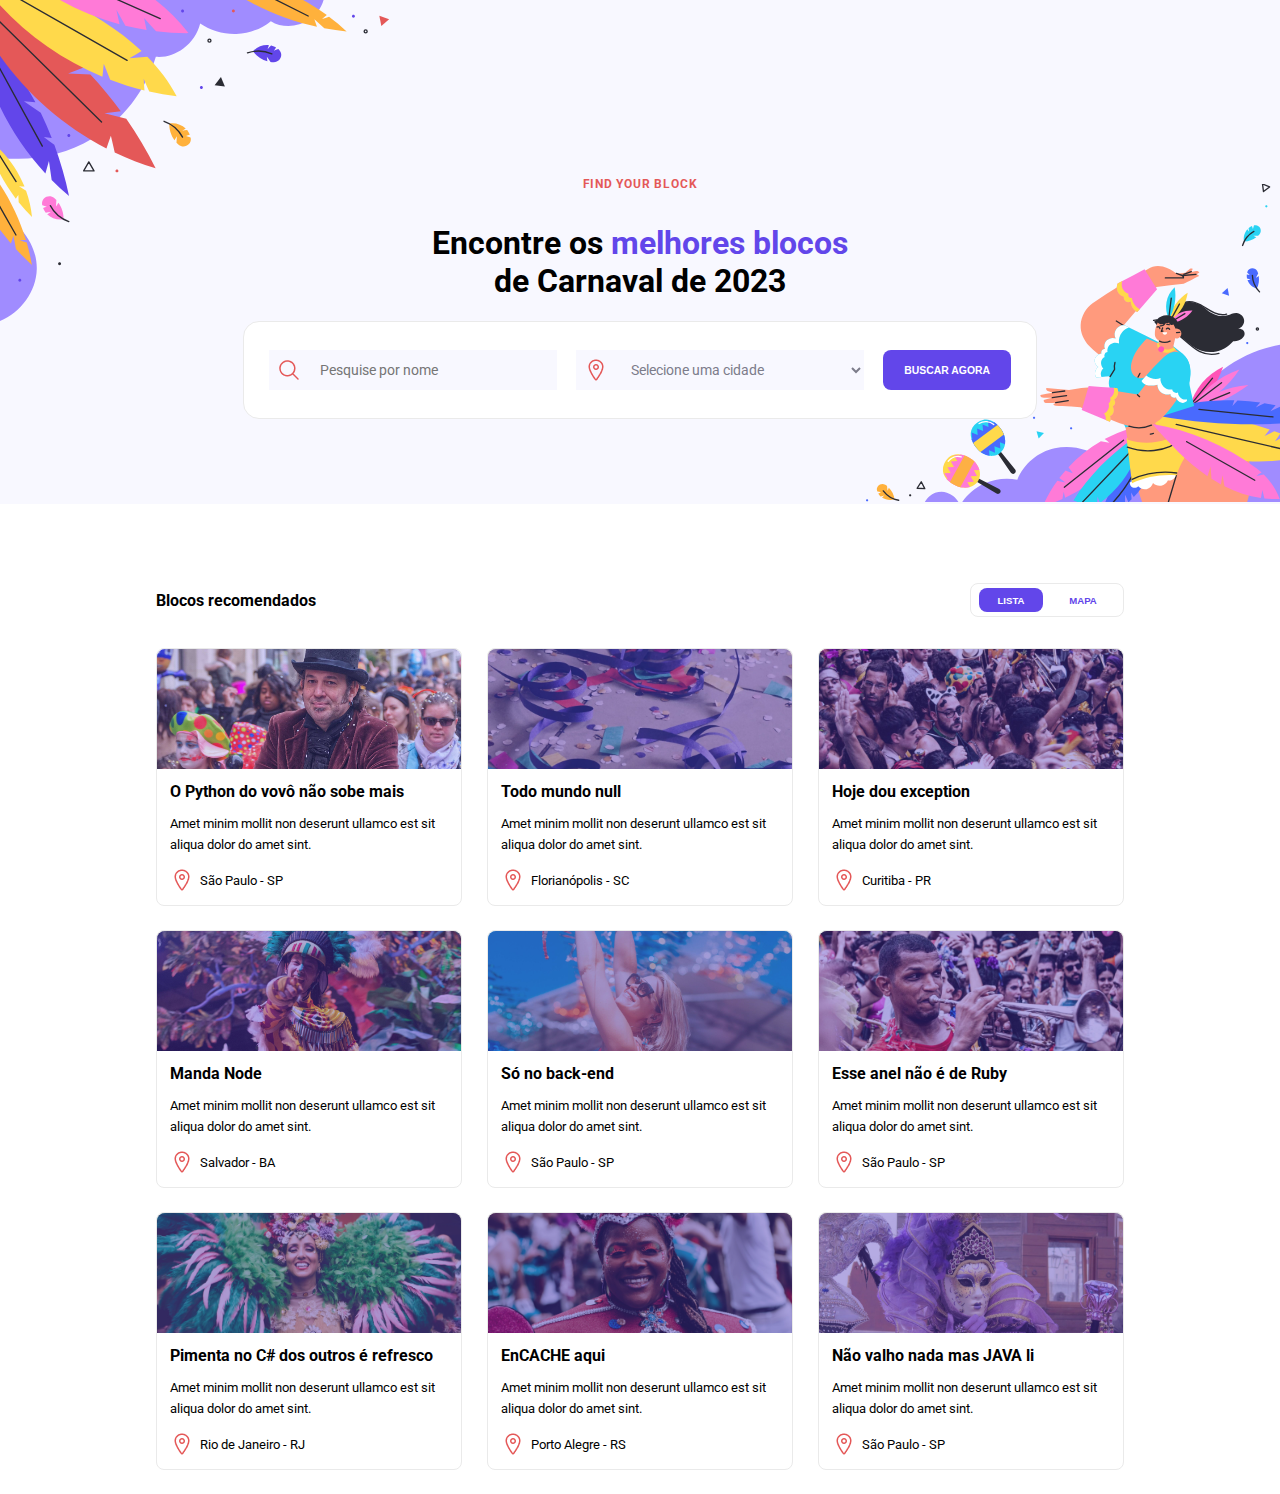
<file: 7-find-your-block/index.html>
<!DOCTYPE html>
<html lang="pt-br">
<head>
    <link rel="preconnect" href="https://fonts.googleapis.com">
    <link rel="preconnect" href="https://fonts.gstatic.com" crossorigin>
    <meta charset="UTF-8">
    <meta name="viewport" content="width=device-width, initial-scale=1.0">
    <title>boraCodar - Challenge #01: Find Your Block</title>
    <link href="https://fonts.googleapis.com/css2?family=Roboto:wght@400;700&display=swap" rel="stylesheet">
    <link rel="stylesheet" href="style.css">
    <link rel="icon" type="image/x-icon" href="./assets/favicon.ico" />
</head>
<body>

<section>
    <div id="hero">
     <img id="image1"
        src="./assets/header1.svg"
     alt="plumas representando o carnaval">    
<h3>Find Your Block</h3> 
<h1>Encontre os <span>melhores blocos</span></br> de Carnaval de 2023</h1>

<div id="contentBusca">
<div class="searchContentName">
<img id="headerIcons" src="./assets/search.png">
<input type="search" name="nome" id="searchField" placeholder="Pesquise por nome"></input>
</div>
<div class="searchContentLocal">
<img id="headerIcons" src="./assets/location.png">
<select name="cidade" id="searchField">
    <option value="default">Selecione uma cidade</option>
    <option value="fortaleza">Fortaleza</option>
    <option value="recife">Recife</option>
</select>
</div>
<button id="buttonSearch">Buscar Agora</button>
</div>

<img id="image2"
    src="./assets/header2.svg"
    alt="mulher festiva dançando o carnaval">
</div>
</section>
 <main>
<div id="mainHeader">   
<h2>
    Blocos recomendados
</h2>
<div id="buttonSelect">
    <button id="buttonNavActive">Lista</button> <button id="buttonNavInactive">Mapa</button>
</div>
</div>

<div id="allCards">
    <div class="gridCards">
        <div id="cardImage1"></div>
        <div class="cardTitle">
            O Python do vovô não sobe mais
        </div>
        <div class="cardDescrip">
            Amet minim mollit non deserunt ullamco est sit 
            aliqua dolor do amet sint.
        </div>
        <div class="cardLocal">
        <img class="imageLocal" src="./assets/location.png"> São Paulo - SP
        </div>
    </div>

    <div class="gridCards">
        <div class="cardImages" style="background-image: url(./assets/image2.jpg)"></div>
        <div class="cardTitle">
            Todo mundo null
        </div>
        <div class="cardDescrip">
            Amet minim mollit non deserunt ullamco est sit 
            aliqua dolor do amet sint.
        </div>
        <div class="cardLocal">
            <img class="imageLocal" src="./assets/location.png"> Florianópolis - SC
        </div>
    </div>

    <div class="gridCards">
        <div class="cardImages" style="background-image: url(./assets/image3.jpg)"></div>
        <div class="cardTitle">
            Hoje dou exception
        </div>
        <div class="cardDescrip">
            Amet minim mollit non deserunt ullamco est sit 
            aliqua dolor do amet sint.
        </div>
        <div class="cardLocal">
            <img class="imageLocal" src="./assets/location.png"> Curitiba - PR
        </div>
    </div>

    <div class="gridCards">
        <div class="cardImages" style="background-image: url(./assets/image4.jpg)"></div>
        <div class="cardTitle">
            Manda Node
        </div>
        <div class="cardDescrip">
            Amet minim mollit non deserunt ullamco est sit 
            aliqua dolor do amet sint.
        </div>
        <div class="cardLocal">
            <img class="imageLocal" src="./assets/location.png"> Salvador - BA
        </div>
    </div>

    <div class="gridCards">
        <div class="cardImages" style="background-image: url(./assets/image5.jpg)"></div>
        <div class="cardTitle">
            Só no back-end
        </div>
        <div class="cardDescrip">
            Amet minim mollit non deserunt ullamco est sit 
            aliqua dolor do amet sint.
        </div>
        <div class="cardLocal">
            <img class="imageLocal" src="./assets/location.png"> São Paulo - SP
        </div>
    </div>

    <div class="gridCards">
        <div class="cardImages" style="background-image: url(./assets/image6.jpg)"></div>
        <div class="cardTitle">
            Esse anel não é de Ruby
        </div>
        <div class="cardDescrip">
            Amet minim mollit non deserunt ullamco est sit 
            aliqua dolor do amet sint.
        </div>
        <div class="cardLocal">
            <img class="imageLocal" src="./assets/location.png"> São Paulo - SP
        </div>
    </div>

    <div class="gridCards">
        <div class="cardImages" style="background-image: url(./assets/image7.jpg)"></div>
        <div class="cardTitle">
            Pimenta no C# dos outros é refresco
        </div>
        <div class="cardDescrip">
            Amet minim mollit non deserunt ullamco est sit 
            aliqua dolor do amet sint.
        </div>
        <div class="cardLocal">
            <img class="imageLocal" src="./assets/location.png"> Rio de Janeiro - RJ
        </div>
    </div>

    <div class="gridCards">
        <div class="cardImages" style="background-image: url(./assets/image8.jpg)"></div>
        <div class="cardTitle">
            EnCACHE aqui
        </div>
        <div class="cardDescrip">
            Amet minim mollit non deserunt ullamco est sit 
            aliqua dolor do amet sint.
        </div>
        <div class="cardLocal">
            <img class="imageLocal" src="./assets/location.png"> Porto Alegre - RS
        </div>
    </div>

    <div class="gridCards">
        <div class="cardImages" style="background-image: url(./assets/image9.jpg)"></div>
        <div class="cardTitle">
            Não valho nada mas JAVA li 
        </div>
        <div class="cardDescrip">
            Amet minim mollit non deserunt ullamco est sit 
            aliqua dolor do amet sint.
        </div>
        <div class="cardLocal">
            <img class="imageLocal" src="./assets/location.png"> São Paulo - SP
        </div>
    </div>
</div>

 </main>   

</body>
</html>
</file>
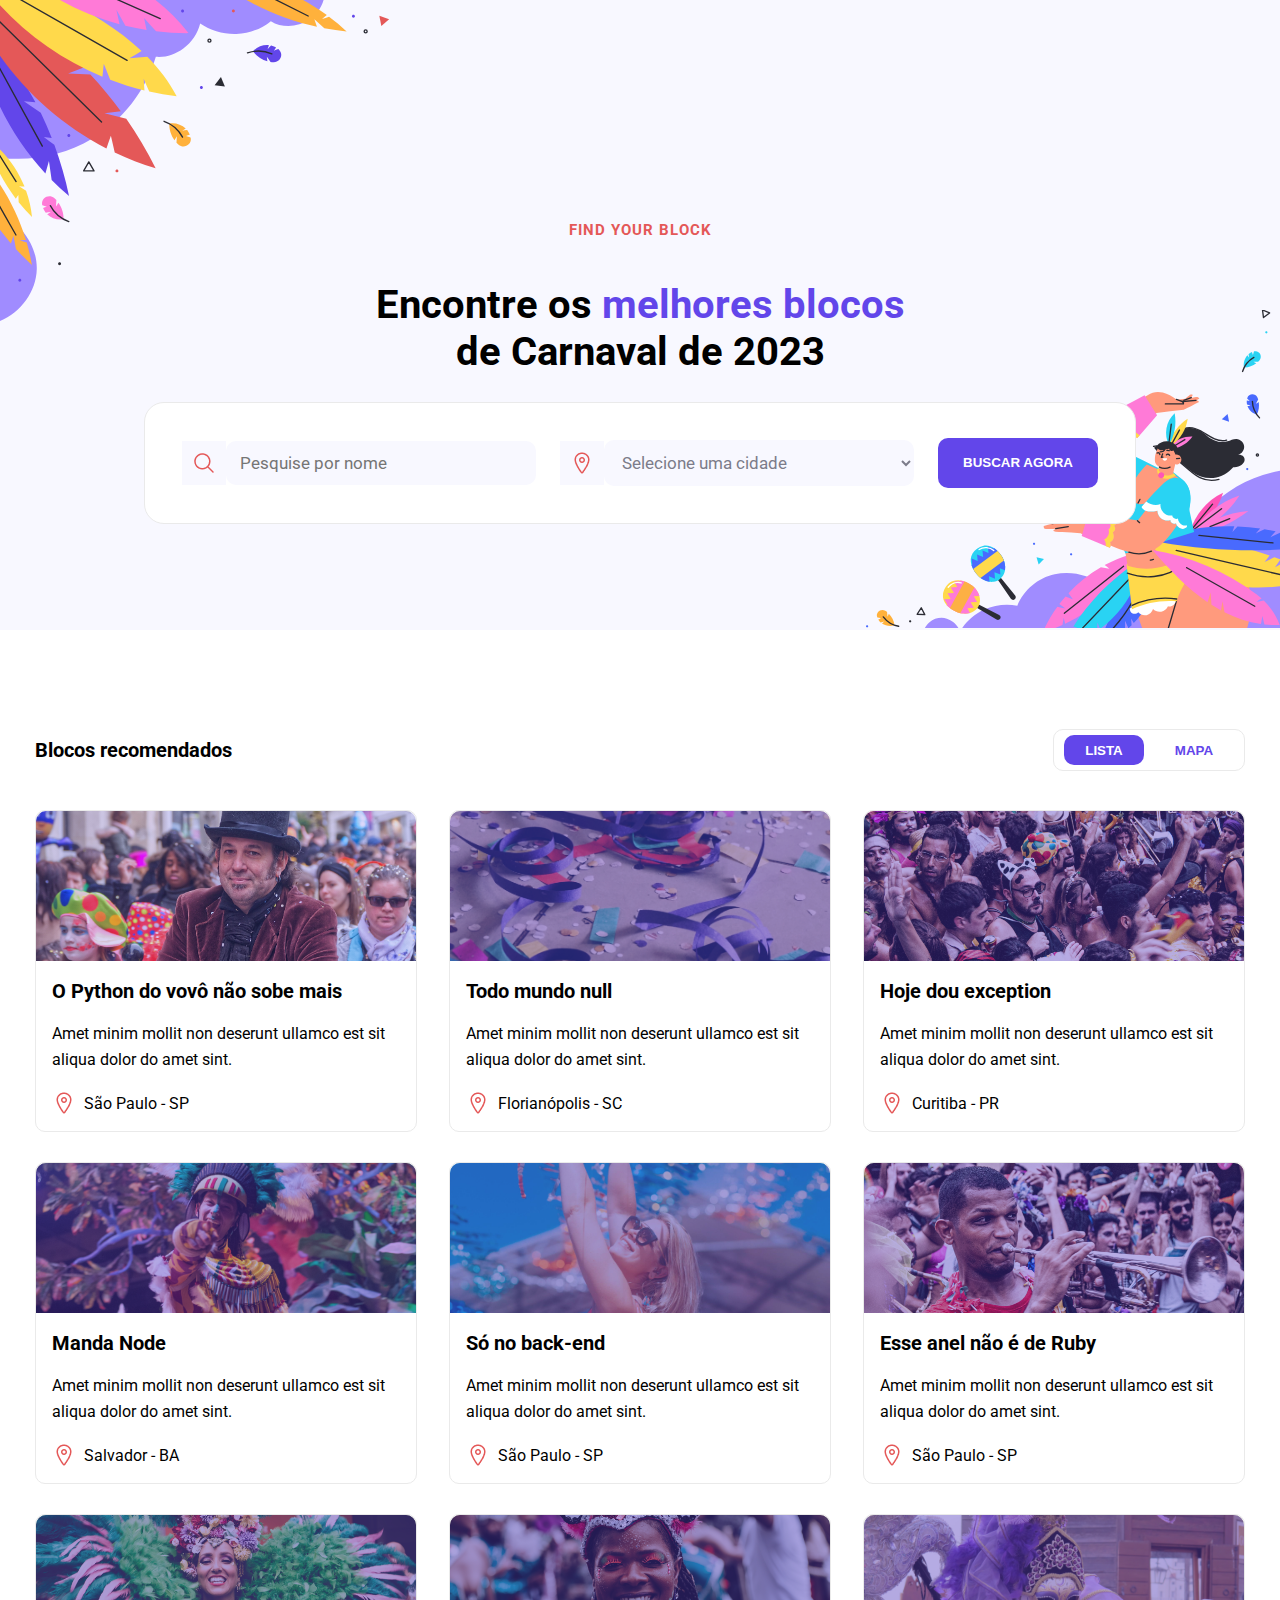
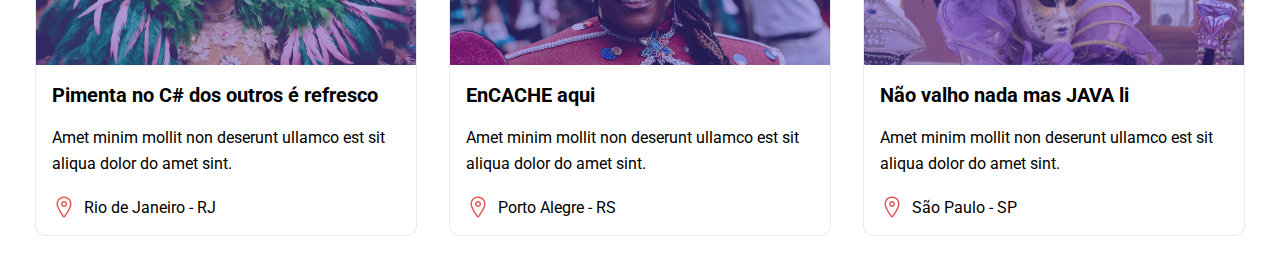
<file: boraCodar-7/index.html>
<!DOCTYPE html>
<html lang="pt-br">
<head>
    <link rel="preconnect" href="https://fonts.googleapis.com">
    <link rel="preconnect" href="https://fonts.gstatic.com" crossorigin>
    <meta charset="UTF-8">
    <meta name="viewport" content="width=device-width, initial-scale=1.0">
    <title>boraCodar - Challenge #01: Find Your Block</title>
    <link href="https://fonts.googleapis.com/css2?family=Roboto:wght@400;700&display=swap" rel="stylesheet">
    <link rel="stylesheet" href="style.css">
    <link rel="icon" type="image/x-icon" href="./assets/favicon.ico" />
</head>
<body>

<section>
    <div id="hero">
     <img id="image1"
        src="./assets/header1.svg"
     alt="plumas representando o carnaval">    
<h3>Find Your Block</h3> 
<h1>Encontre os <span>melhores blocos</span></br> de Carnaval de 2023</h1>

<div id="contentBusca">
<img id="headerIcons" src="./assets/search.png">
<input type="search" name="nome" id="searchField" placeholder="Pesquise por nome"></input>
<img id="headerIcons" src="./assets/location.png">
<select name="cidade" id="searchField">
    <option value="default">Selecione uma cidade</option>
    <option value="fortaleza">Fortaleza</option>
    <option value="recife">Recife</option>
</select>

<button id="buttonSearch">Buscar Agora</button>
</div>

<img id="image2"
    src="./assets/header2.svg"
    alt="mulher festiva dançando o carnaval">
</div>
</section>
 <main>
<div id="mainHeader">   
<h2>
    Blocos recomendados
</h2>
<div id="buttonSelect">
    <button id="buttonNavActive">Lista</button> <button id="buttonNavInactive">Mapa</button>
</div>
</div>

<div id="allCards">
    <div id="gridCards">
        <div id="cardImage1"></div>
        <div class="cardTitle">
            O Python do vovô não sobe mais
        </div>
        <div class="cardDescrip">
            Amet minim mollit non deserunt ullamco est sit <br>
            aliqua dolor do amet sint.
        </div>
        <div class="cardLocal">
        <img id="imageLocal" src="./assets/location.png"> São Paulo - SP
        </div>
    </div>

    <div id="gridCards">
        <div id="cardImages" style="background-image: url(./assets/image2.jpg)"></div>
        <div class="cardTitle">
            Todo mundo null
        </div>
        <div class="cardDescrip">
            Amet minim mollit non deserunt ullamco est sit <br>
            aliqua dolor do amet sint.
        </div>
        <div class="cardLocal">
            <img id="imageLocal" src="./assets/location.png"> Florianópolis - SC
        </div>
    </div>

    <div id="gridCards">
        <div id="cardImages" style="background-image: url(./assets/image3.jpg)"></div>
        <div class="cardTitle">
            Hoje dou exception
        </div>
        <div class="cardDescrip">
            Amet minim mollit non deserunt ullamco est sit <br>
            aliqua dolor do amet sint.
        </div>
        <div class="cardLocal">
            <img id="imageLocal" src="./assets/location.png"> Curitiba - PR
        </div>
    </div>

    <div id="gridCards">
        <div id="cardImages" style="background-image: url(./assets/image4.jpg)"></div>
        <div class="cardTitle">
            Manda Node
        </div>
        <div class="cardDescrip">
            Amet minim mollit non deserunt ullamco est sit <br>
            aliqua dolor do amet sint.
        </div>
        <div class="cardLocal">
            <img id="imageLocal" src="./assets/location.png"> Salvador - BA
        </div>
    </div>

    <div id="gridCards">
        <div id="cardImages" style="background-image: url(./assets/image5.jpg)"></div>
        <div class="cardTitle">
            Só no back-end
        </div>
        <div class="cardDescrip">
            Amet minim mollit non deserunt ullamco est sit <br>
            aliqua dolor do amet sint.
        </div>
        <div class="cardLocal">
            <img id="imageLocal" src="./assets/location.png"> São Paulo - SP
        </div>
    </div>

    <div id="gridCards">
        <div id="cardImages" style="background-image: url(./assets/image6.jpg)"></div>
        <div class="cardTitle">
            Esse anel não é de Ruby
        </div>
        <div class="cardDescrip">
            Amet minim mollit non deserunt ullamco est sit <br>
            aliqua dolor do amet sint.
        </div>
        <div class="cardLocal">
            <img id="imageLocal" src="./assets/location.png"> São Paulo - SP
        </div>
    </div>

    <div id="gridCards">
        <div id="cardImages" style="background-image: url(./assets/image7.jpg)"></div>
        <div class="cardTitle">
            Pimenta no C# dos outros é refresco
        </div>
        <div class="cardDescrip">
            Amet minim mollit non deserunt ullamco est sit <br>
            aliqua dolor do amet sint.
        </div>
        <div class="cardLocal">
            <img id="imageLocal" src="./assets/location.png"> Rio de Janeiro - RJ
        </div>
    </div>

    <div id="gridCards">
        <div id="cardImages" style="background-image: url(./assets/image8.jpg)"></div>
        <div class="cardTitle">
            EnCACHE aqui
        </div>
        <div class="cardDescrip">
            Amet minim mollit non deserunt ullamco est sit <br>
            aliqua dolor do amet sint.
        </div>
        <div class="cardLocal">
            <img id="imageLocal" src="./assets/location.png"> Porto Alegre - RS
        </div>
    </div>

    <div id="gridCards">
        <div id="cardImages" style="background-image: url(./assets/image9.jpg)"></div>
        <div class="cardTitle">
            Não valho nada mas JAVA li 
        </div>
        <div class="cardDescrip">
            Amet minim mollit non deserunt ullamco est sit <br>
            aliqua dolor do amet sint.
        </div>
        <div class="cardLocal">
            <img id="imageLocal" src="./assets/location.png"> São Paulo - SP
        </div>
    </div>
</div>

 </main>   

</body>
</html>
</file>
<file: 7-find-your-block/style.css>
:root {
  font-size: 62.5%;
  box-sizing: border-box;
}

body {
  font-family: "Roboto", sans-serif;
  margin: 0;
  padding: 0;
}

section {
  width: 100%;
  background: #f8f8ff;
  display: flex;
  align-items: center;
  justify-content: center;
}

#hero {
  width: 100%;
  height: 53rem;
  padding-top: 10rem;
  display: flex;
  align-items: center;
  justify-content: center;
  flex-direction: column;
  z-index: 1;
}

#image1 {
  position: absolute;
  left: 0;
  top: 0;
  z-index: -1;
}

#image2 {
  position: absolute;
  top: 31rem;
  right: 0;
  bottom: 0;
  z-index: -1;
}

#contentBusca {
  width: 99rem;
  height: 12rem;
  background: #ffffff;
  display: flex;
  align-items: center;
  justify-content: center;
  border: 1px solid #eaeaea;
  border-radius: 2rem;
}

#searchField {
  width: 31rem;
  font-family: "Roboto", sans-serif;
  font-size: 1.7rem;
  color: #7c7c8a;
  background: #f8f8ff;
  padding: 1.2rem 0.8rem 1.2rem 1.4rem;
  display: flex;
  align-items: center;
  justify-content: center;
  margin-right: 2.4rem;
  border: none;
}

.searchContentName,
.searchContentLocal {
  display: flex;
}

#buttonSearch {
  width: 16rem;
  height: 5rem;
  color: #ffffff;
  background: #6246ea;
  border-radius: 1rem;
  font-size: 1.3rem;
  text-transform: uppercase;
  font-weight: bold;
  border: none;
}

#buttonSearch:hover {
  cursor: pointer;
  background: #5039c0;
}

h1 {
  font-weight: bold;
  font-size: 4rem;
  text-align: center;
}

h1 span {
  color: #6246ea;
  font-size: 4rem;
}

h2 {
  font-weight: bold;
  font-size: 2rem;
}

h3 {
  letter-spacing: 0.1rem;
  color: #e45858;
  font-size: 1.5rem;
  text-transform: uppercase;
  text-align: center;
}

main {
  width: 121rem;
  margin-top: 10rem;
  margin-left: auto;
  margin-right: auto;
}

#mainHeader {
  height: 4rem;
  display: flex;
  align-items: center;
  justify-content: space-between;
  padding-bottom: 4rem;
}

#buttonSelect {
  width: 19rem;
  height: 4rem;
  border: 1px solid #eaeaea;
  border-radius: 1rem;
  font-size: 2rem;
  display: flex;
  align-items: center;
  justify-content: space-evenly;
}

#buttonNavActive {
  width: 8rem;
  height: 3rem;
  color: #ffffff;
  background: #6246ea;
  border-radius: 1rem;
  font-size: 1.2rem;
  text-transform: uppercase;
  font-weight: bold;
  border: none;
}

#buttonNavActive:hover {
  cursor: pointer;
  background: #5039c0;
}

#buttonNavInactive {
  width: 8rem;
  height: 3rem;
  color: #6246ea;
  background: #ffffff;
  border-radius: 1rem;
  font-size: 1.2rem;
  text-transform: uppercase;
  font-weight: bold;
  border: none;
}

#buttonNavInactive:hover {
  cursor: pointer;
  color: #ffffff;
  background: #6246ea;
}

#allCards {
  width: 121rem;
  display: flex;
  justify-content: space-between;
  flex-direction: row;
  flex-wrap: wrap;
}

.gridCards {
  width: 38rem;
  height: 32rem;
  margin-bottom: 3rem;
  border: 1px solid #eaeaea;
  border-radius: 1rem;
  display: flex;
  align-content: space-between;
  justify-content: flex-start;
  flex-wrap: wrap;
}

#cardImage1 {
  height: 15rem;
  width: 38rem;
  background: linear-gradient(
      0deg,
      rgba(98, 70, 234, 0.2),
      rgba(98, 70, 234, 0.2)
    ),
    url(./assets/image1.jpg);
  background-size: cover;
  border-radius: 1rem 1rem 0 0;
  background-position-y: center;
}

.cardImages {
  height: 15rem;
  width: 38rem;
  position: relative;
  background-size: cover;
  background-position: center;
  border-radius: 1rem 1rem 0 0;
}

.cardImages::after {
  content: "";
  width: 100%;
  height: 100%;
  position: absolute;
  top: 0;
  left: 0;
  right: 0;
  bottom: 0;
  z-index: 3;
  background-color: #5039c069;
  border-radius: 1rem 1rem 0 0;
}

.cardTitle {
  font-size: 2rem;
  font-weight: bold;
  margin-left: 1.6rem;
}

.cardDescrip {
  font-size: 1.6rem;
  line-height: 2.6rem;
  margin-left: 1.6rem;
}

.cardLocal {
  font-size: 1.6rem;
  margin-left: 1.6rem;
  margin-bottom: 1.6rem;
  display: flex;
  align-items: center;
}

#headerIcons {
  background: #f8f8ff;
  padding: 1rem;
}

.imageLocal {
  margin-right: 0.8rem;
}

@media (max-width: 1290px) {
  :root {
    font-size: 50%;
  }
  #image2 {
    top: 23rem;
  }
}

@media (max-width: 1000px) {
  :root {
    font-size: 40%;
  }
  #image2 {
    top: 13rem;
  }
}

@media (max-width: 800px) {
  :root {
    font-size: 35%;
  }
  #image2 {
    top: 6rem;
  }
}

@media (max-width: 700px) {
  :root {
    font-size: 60%;
  }
  #hero {
    padding-top: 2rem;
  }

  #image2 {
    top: 26rem;
  }
  #contentBusca {
    width: 59rem;
    height: 25rem;
    flex-direction: column;
    justify-content: space-around;
  }
  #searchField {
    width: 45rem;
  }
  main,
  #allCards {
    width: 95vw;
  }
  .gridCards {
    width: 31rem;
  }
}

@media (max-width: 640px) {
  :root {
    font-size: 50%;
  }

  #image2 {
    top: 15rem;
  }
}

@media (max-width: 530px) {
  :root {
    font-size: 50%;
  }
  #image2 {
    top: 15rem;
  }
  .gridCards {
    width: 38rem;
  }
  #allCards {
    justify-content: center;
  }
}

@media (max-width: 485px) {
  :root {
    font-size: 40%;
  }
  #image2 {
    top: 5rem;
    opacity: .6;
  }
  #image1 {
    opacity: .6;
  }
  .gridCards {
    width: 30rem;
  }
  .gridCards {
    height: 35rem;
  }
  #allCards {
    gap:1rem;
  }
}

@media (max-width: 415px) {
  :root {
    font-size: 35%;
  }
  #image2 {
    top: -2rem;
  }
  #image1 {
    top: -4rem;
  }
}

@media (max-width: 355px) {
  :root {
    font-size: 30%;
  }
  #image2 {
    top: -12rem;
  }
  #image1 {
    display: none;
  }
}
</file>
<file: boraCodar-7/style.css>
:root {
  font-size: 62.5%;
  box-sizing: border-box;
}

body {
  font-family: "Roboto", sans-serif;
  margin: 0;
  padding: 0;
}

section {
  width: 100%;
  background: #f8f8ff;
  display: flex;
  align-items: center;
  justify-content: center;
}

#hero {
  width: 100%;
  height: 53rem;
  padding-top: 10rem;
  display: flex;
  align-items: center;
  justify-content: center;
  flex-direction: column;
  z-index: 1;
}

#image1 {
  position: absolute;
  left: 0;
  top: 0;
  z-index: -1;
}

#image2 {
  position: absolute;
  top: 31rem;
  right: 0;
  bottom: 0;
  z-index: -1;
}

#contentBusca {
  width: 99rem;
  height: 12rem;
  background: #ffffff;
  display: flex;
  align-items: center;
  justify-content: center;
  border: 1px solid #eaeaea;
  border-radius: 2rem;
}

#searchField {
  width: 31rem;
  font-family: "Roboto", sans-serif;
  font-size: 1.7rem;
  color: #7c7c8a;
  background: #f8f8ff;
  padding: 1.2rem .8rem 1.2rem 1.4rem;
  border-radius: 1rem;
  display: flex;
  align-items: center;
  justify-content: center;
  margin-right: 2.4rem;
  border: none;
}

#buttonSearch {
  width: 16rem;
  height: 5rem;
  color: #ffffff;
  background: #6246ea;
  border-radius: 1rem;
  text-transform: uppercase;
  font-weight: bold;
  border: none;
}

#buttonSearch:hover {
  cursor: pointer;
  background: #5039c0;
}

h1 {
  font-weight: bold;
  font-size: 4rem;
  text-align: center;
}

h1 span {
  color: #6246ea;
}

h2 {
  font-weight: bold;
  font-size: 2rem;
}

h3 {
  letter-spacing: 0.1rem;
  color: #e45858;
  font-size: 1.5rem;
  text-transform: uppercase;
  text-align: center;
}

main {
  width: 121rem;
  margin-top: 10rem;
  margin-left: auto;
  margin-right: auto;
}

#mainHeader {
  height: 4rem;
  display: flex;
  align-items: center;
  justify-content: space-between;
  padding-bottom: 4rem;
}

#buttonSelect {
  width: 19rem;
  height: 4rem;
  border: 1px solid #eaeaea;
  border-radius: 1rem;
  display: flex;
  align-items: center;
  justify-content: space-evenly;
}

#buttonNavActive {
  width: 8rem;
  height: 3rem;
  color: #ffffff;
  background: #6246ea;
  border-radius: 1rem;
  text-transform: uppercase;
  font-weight: bold;
  border: none;
}

#buttonNavActive:hover {
  cursor: pointer;
  background: #5039c0;
}

#buttonNavInactive {
  width: 8rem;
  height: 3rem;
  color: #6246ea;
  background: #ffffff;
  border-radius: 1rem;
  text-transform: uppercase;
  font-weight: bold;
  border: none;
}

#buttonNavInactive:hover {
  cursor: pointer;
  color: #ffffff;
  background: #6246ea;
}

#allCards {
  display: flex;
  justify-content: space-between;
  flex-direction: row;
  flex-wrap: wrap;
}

#gridCards {
  width: 38rem;
  height: 32rem;
  margin-bottom: 3rem;
  border: 1px solid #eaeaea;
  border-radius: 1rem;
  display: flex;
  align-content: space-between;
  justify-content: flex-start;
  flex-wrap: wrap;
}

#cardImage1 {
  height: 15rem;
  width: 38rem;
  background: linear-gradient(
      0deg,
      rgba(98, 70, 234, 0.2),
      rgba(98, 70, 234, 0.2)
    ),
    url(./assets/image1.jpg);
  background-size: cover;
  border-radius: 1rem 1rem 0 0;
  background-position-y: center;
}

#cardImages {
  height: 15rem;
  width: 38rem;
  position: relative;
  background-size: cover;
  background-position: center;
  border-radius: 1rem 1rem 0 0;
}

#cardImages::after {
  content: "";
  width: 100%;
  height: 100%;
  position: absolute;
  top: 0;
  left: 0;
  right: 0;
  bottom: 0;
  z-index: 3;
  background-color: #5039c069;
  border-radius: 1rem 1rem 0 0;
}

.cardTitle {
  font-size: 2rem;
  font-weight: bold;
  margin-left: 1.6rem;
}

.cardDescrip {
  font-size: 1.6rem;
  line-height: 2.6rem;
  margin-left: 1.6rem;
}

.cardLocal {
  font-size: 1.6rem;
  margin-left: 1.6rem;
  margin-bottom: 1.6rem;
  display: flex;
  align-items: center;
}

#headerIcons {
  background: #f8f8ff;
  padding: 1rem;
}

#imageLocal {
  margin-right: .8rem;
}
</file>
